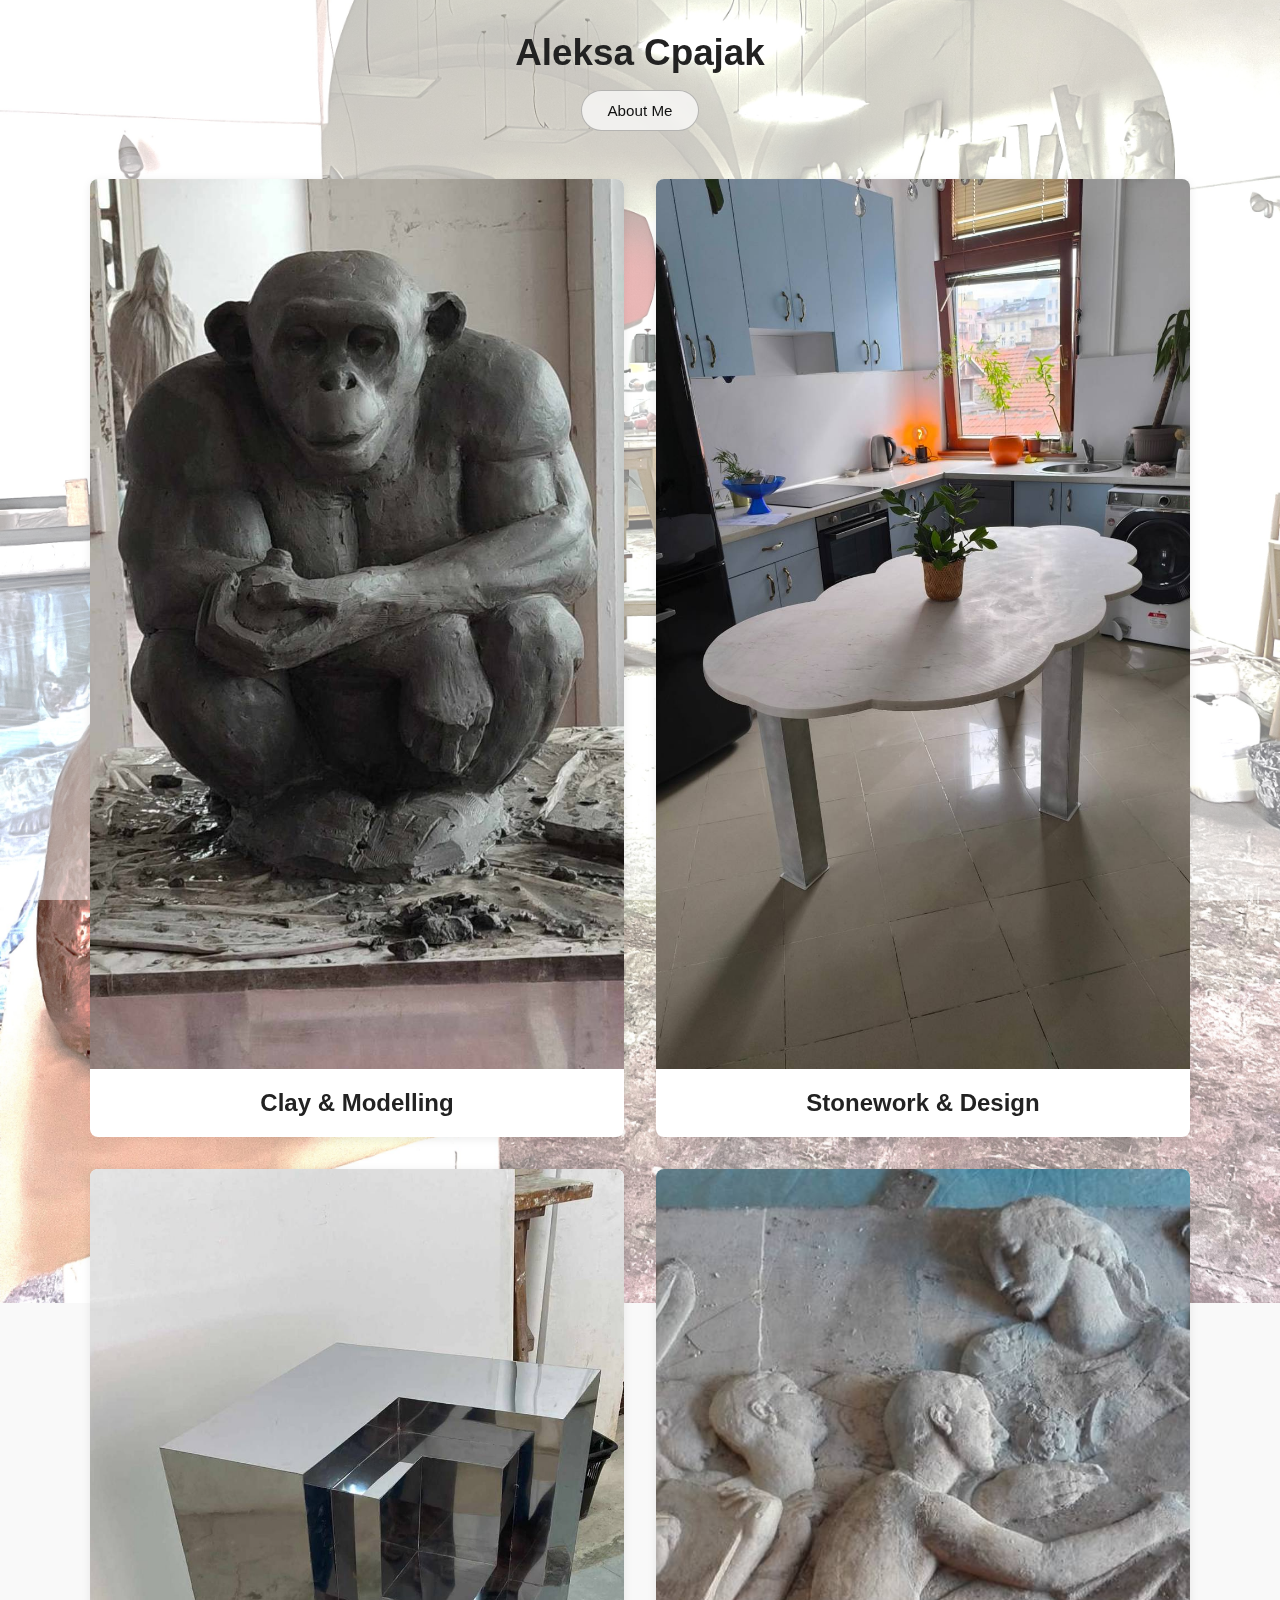
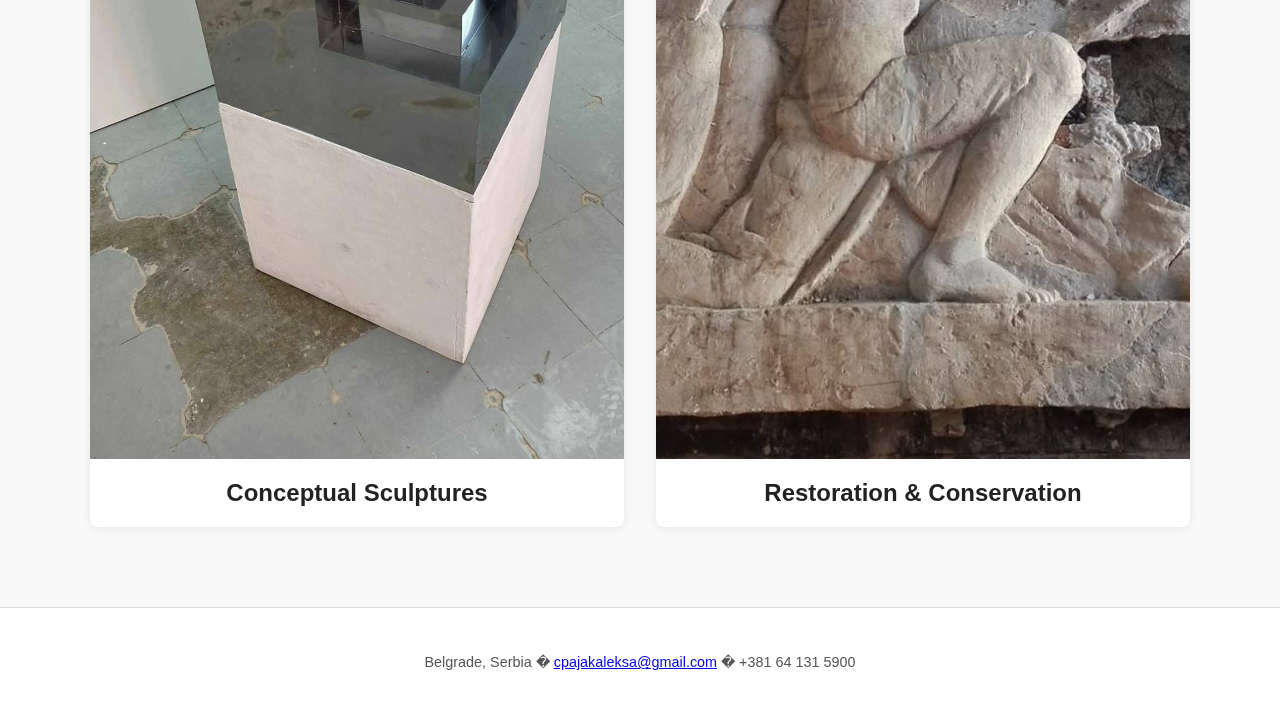
<file: index.html>
<!DOCTYPE html>
<html lang="en">
<head>
  <meta charset="UTF-8">
  <meta name="viewport" content="width=device-width, initial-scale=1.0">
  <title>Aleksa Cpajak � Portfolio</title>
  <link rel="stylesheet" href="style.css">
</head>
<body>

  <header>
  <h1>Aleksa Cpajak</h1>
  <nav>
  <a href="about.html" class="nav-btn">About Me</a>
</nav>
</header>

  <main class="main-grid">
    <a href="clay.html" class="category">
      <img src="images/clay/majmun anfas.jpg" alt="Clay">
      <h2>Clay & Modelling</h2>
    </a>

    <a href="stonework.html" class="category">
      <img src="images/stonework/oblak.jpg" alt="Stonework">
      <h2>Stonework & Design</h2>
    </a>

    <a href="conceptual.html" class="category">
      <img src="images/conceptual/kocka inox.jpg" alt="Conceptual">
      <h2>Conceptual Sculptures</h2>
    </a>

    <a href="restoration.html" class="category">
      <img src="images/restoration/francuska1.jpg" alt="Restoration">
      <h2>Restoration & Conservation</h2>
    </a>
  </main>

  <footer>
    <p>Belgrade, Serbia � <a href="mailto:cpajakaleksa@gmail.com">cpajakaleksa@gmail.com</a> � +381 64 131 5900</p>
  </footer>

</body>
</html>
</file>
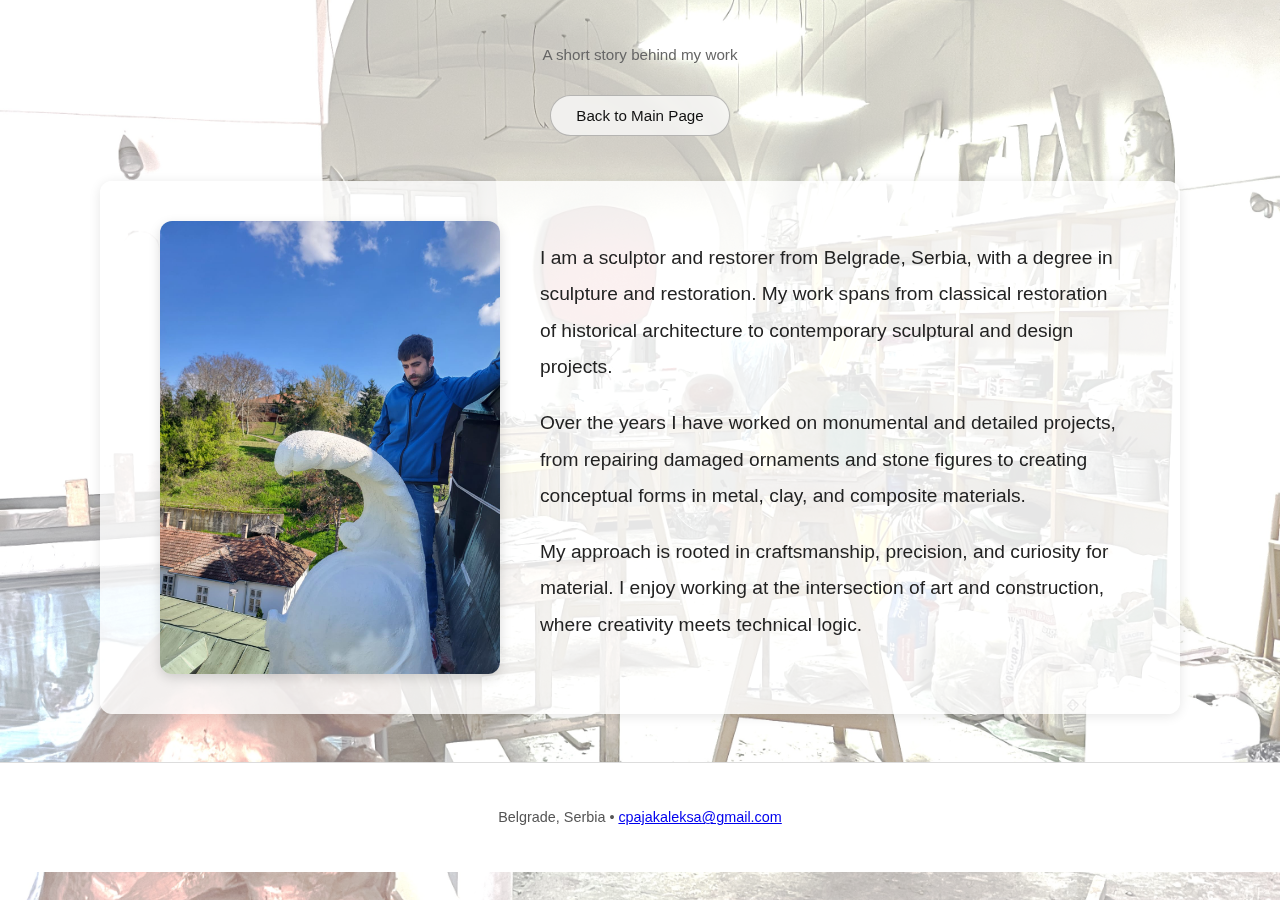
<file: about.html>
<!DOCTYPE html>
<html lang="en">
<head>
  <meta charset="UTF-8">
  <meta name="viewport" content="width=device-width, initial-scale=1.0">
  <title>About – Aleksa Cpajak</title>
  <link rel="stylesheet" href="style.css">
</head>
<body>

<header class="about-header">
  <div class="about-title">
    <p class="subtitle-line">A short story behind my work</p>
  </div>
  <a href="index.html" class="back-btn">Back to Main Page</a>
</header>

<section class="intro about">
  <img src="images/aleksacpajak.jpg" alt="Aleksa Cpajak portrait" class="portrait">

  <div class="bio">
    <p>
      I am a sculptor and restorer from Belgrade, Serbia, with a degree in sculpture and restoration.
      My work spans from classical restoration of historical architecture to contemporary sculptural and design projects.
    </p>
    <p>
      Over the years I have worked on monumental and detailed projects, from repairing damaged ornaments
      and stone figures to creating conceptual forms in metal, clay, and composite materials.
    </p>
    <p>
      My approach is rooted in craftsmanship, precision, and curiosity for material.
      I enjoy working at the intersection of art and construction, where creativity meets technical logic.
    </p>
  </div>
</section>

<footer>
  <p>Belgrade, Serbia • <a href="mailto:cpajakaleksa@gmail.com">cpajakaleksa@gmail.com</a></p>
</footer>

</body>
</html>
</file>
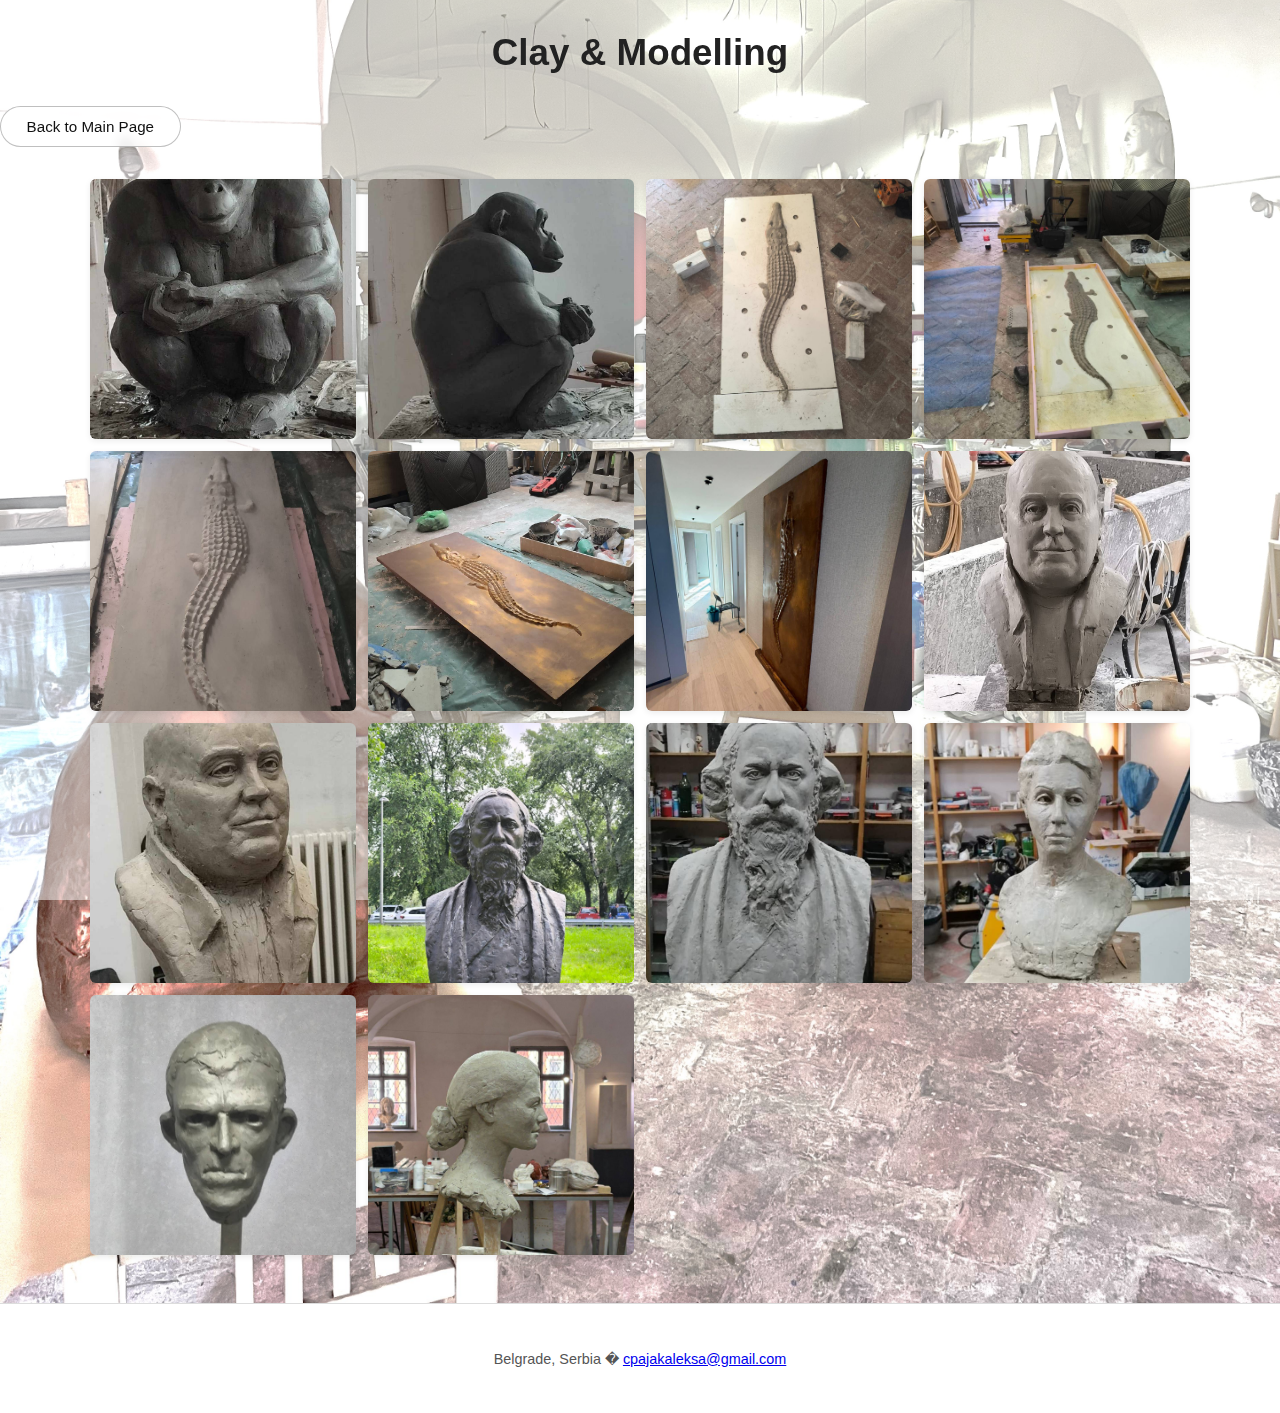
<file: clay.html>
<!DOCTYPE html>
<html lang="en">
<head>
  <meta charset="UTF-8">
  <meta name="viewport" content="width=device-width, initial-scale=1.0">
  <title>Clay & Modelling – Aleksa Čpajak</title>
  <link rel="stylesheet" href="style.css">
</head>
<body>

<header>
  <h1>Clay & Modelling</h1>
</header>

<a href="index.html" class="nav-btn">Back to Main Page</a>
<div class="gallery">
  <img src="images/clay/majmun anfas.jpg" alt="majmun anfas" class="clay-hero">
  <img src="images/clay/majmun profil.jpg" alt="">
  <img src="images/clay/krok1.jpg" alt="">
  <img src="images/clay/krok2.jpg" alt="">
  <img src="images/clay/krok3.jpg" alt="">
  <img src="images/clay/krok4.jpg" alt="">
  <img src="images/clay/krok5.jpg" alt="">
  <img src="images/clay/palma.jpg" alt="">
  <img src="images/clay/palma 2.jpg" alt="">
  <img src="images/clay/tagora bronza.jpg" alt="">
  <img src="images/clay/tagora gips.jpg" alt="">
  <img src="images/clay/vanja.jpg" alt="">
  <img src="images/clay/vins.jpg" alt="">
<img src="images/clay/divna.jpg" alt="">
</div>

<footer>
  <p>Belgrade, Serbia � <a href="mailto:cpajakaleksa@gmail.com">cpajakaleksa@gmail.com</a></p>
</footer>

<!-- LIGHTBOX HTML + SCRIPT -->
<div id="lightbox"></div>
<script>
  const lightbox = document.getElementById('lightbox');
  document.querySelectorAll('.gallery img').forEach(image => {
    image.addEventListener('click', () => {
      lightbox.classList.add('active');
      const img = document.createElement('img');
      img.src = image.src;
      while (lightbox.firstChild) {
        lightbox.removeChild(lightbox.firstChild);
      }
      lightbox.appendChild(img);
    });
  });

  lightbox.addEventListener('click', e => {
    if (e.target !== e.currentTarget) return;
    lightbox.classList.remove('active');
  });
</script>
</body>
</html>
</file>
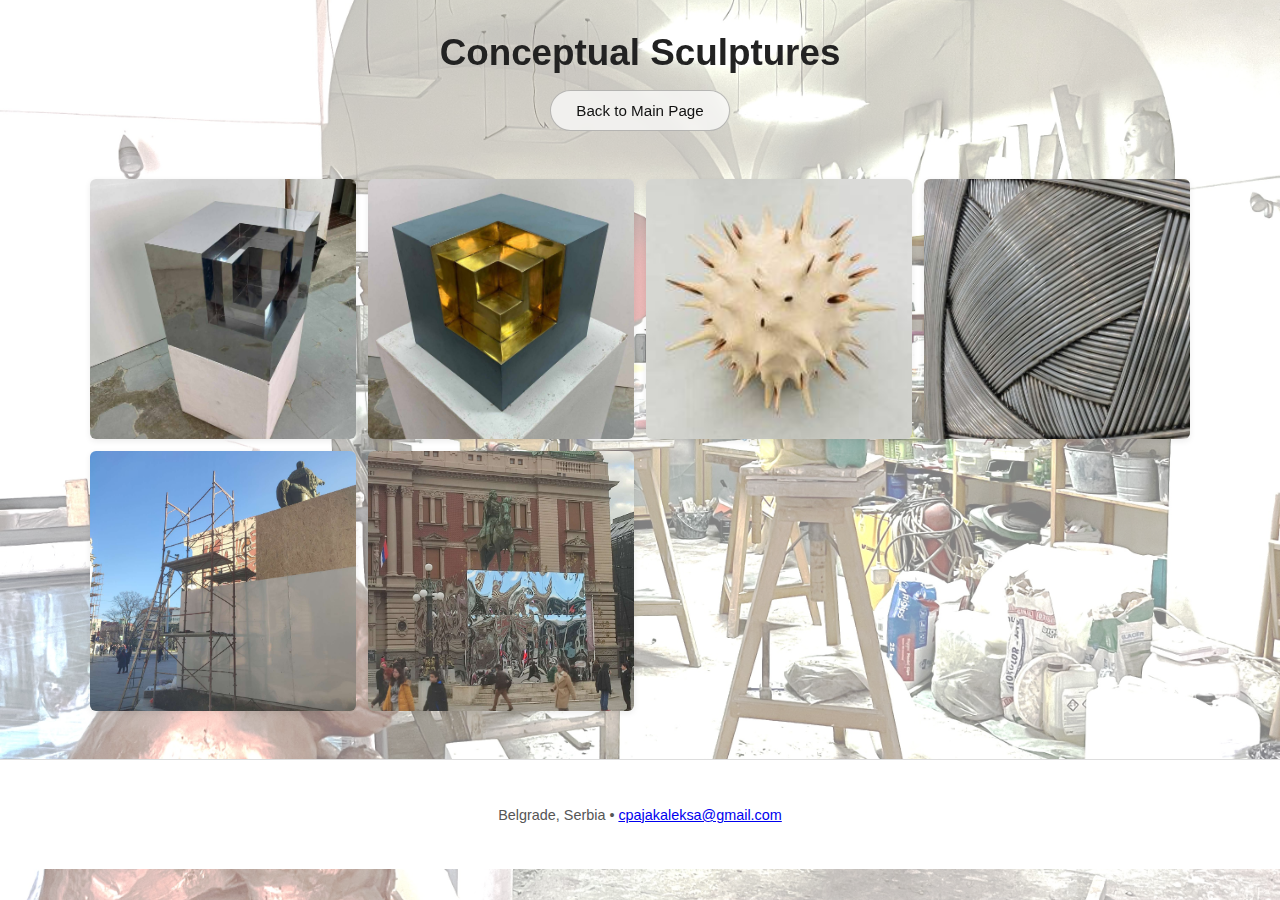
<file: conceptual.html>
<!DOCTYPE html>
<html lang="en">
<head>
  <meta charset="UTF-8">
  <meta name="viewport" content="width=device-width, initial-scale=1.0">
  <title>Conceptual Sculptures – Aleksa Cpajak</title>
  <link rel="stylesheet" href="style.css">
</head>

<body>

<header>
  <h1>Conceptual Sculptures</h1>
  <a href="index.html" class="nav-btn">Back to Main Page</a>
</header>

<main>
  <div class="gallery">
    <img src="images/conceptual/kocka inox.jpg" alt="Stainless steel cube sculpture">
    <img src="images/conceptual/kocka mesing.jpg" alt="Brass cube sculpture">
    <img src="images/conceptual/wasp.jpg" alt="Wasp concept sculpture">
    <img src="images/conceptual/caletova.JPG" alt="Caletova sculpture">
    <img src="images/conceptual/konj1.jpg" alt="Horse sculpture 1">
    <img src="images/conceptual/konj2.jpg" alt="Horse sculpture 2">
  </div>
</main>

<footer>
  <p>Belgrade, Serbia • <a href="mailto:cpajakaleksa@gmail.com">cpajakaleksa@gmail.com</a></p>
</footer>

<div id="lightbox"></div>

<script>
document.addEventListener("DOMContentLoaded", () => {
  const lightbox = document.getElementById('lightbox');
  const images = document.querySelectorAll('.gallery img');

  function showImage(i) {
    lightbox.classList.add('active');
    lightbox.innerHTML = `<img src="${images[i].src}">`;
  }

  images.forEach((img, i) =>
    img.addEventListener('click', () => showImage(i))
  );

  lightbox.addEventListener('click', () => lightbox.classList.remove('active'));
});
</script>

</body>
</html>
</file>
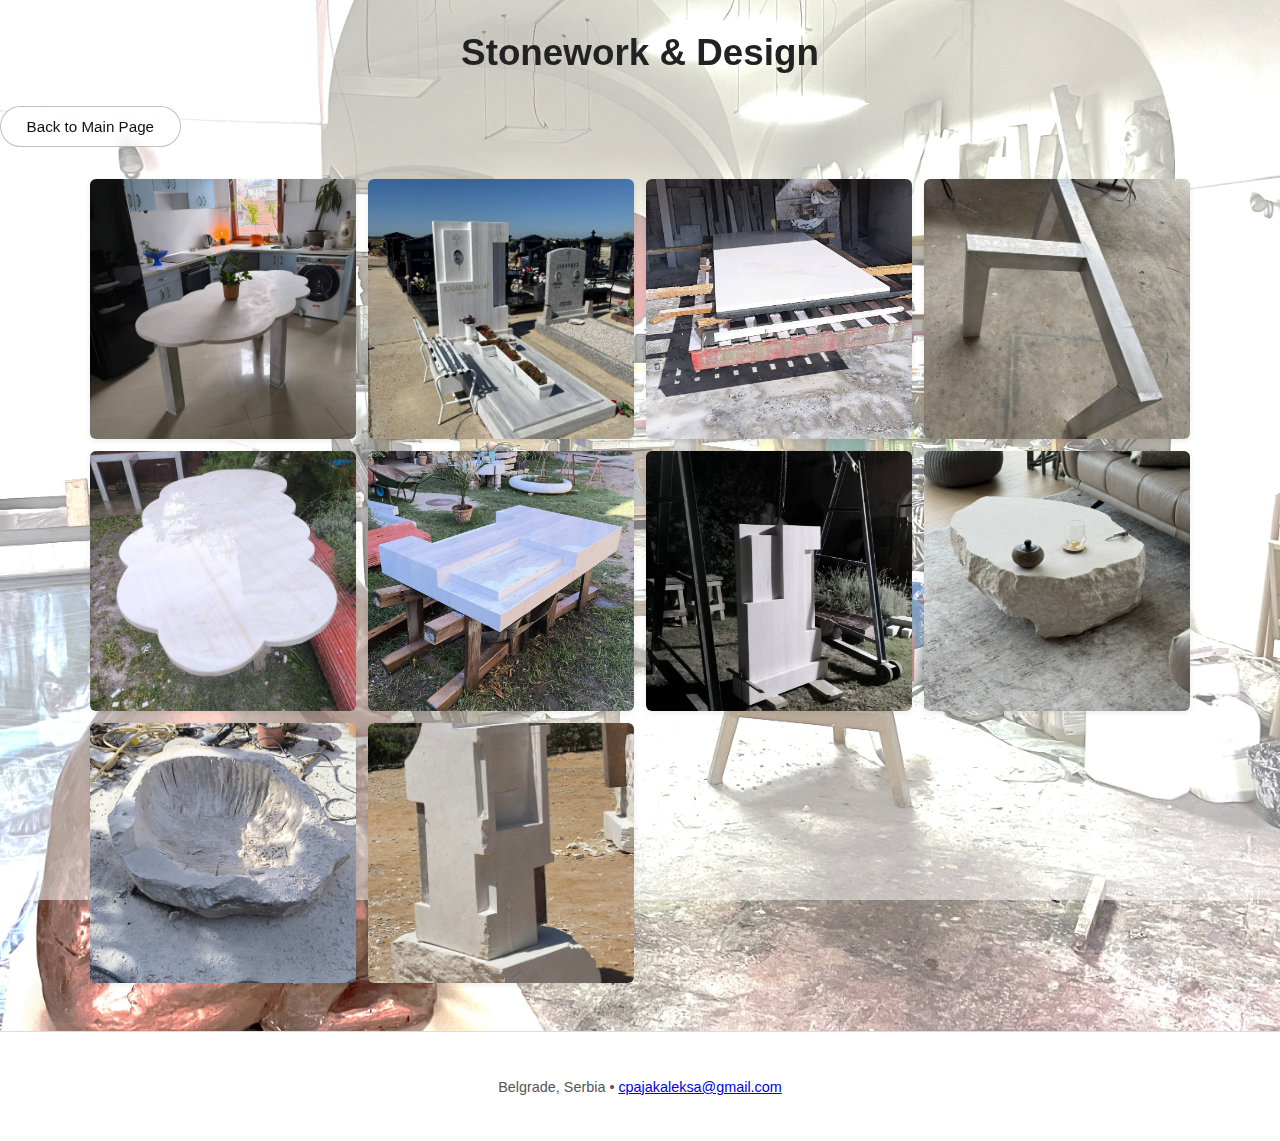
<file: stonework.html>
<!DOCTYPE html>
<html lang="en">
<head>
  <meta charset="UTF-8">
  <meta name="viewport" content="width=device-width, initial-scale=1.0">
  <title>Stonework & Design – Aleksa Čpajak</title>
  <link rel="stylesheet" href="style.css">
</head>
<body>

<header>
  <h1>Stonework & Design</h1>
</header>

<a href="index.html" class="nav-btn">Back to Main Page</a>
<div class="gallery">
  <img src="images/stonework/oblak.jpg" alt="">
  <img src="images/stonework/groblje.jpg" alt="">
  <img src="images/stonework/oblak1.jpg" alt="">
  <img src="images/stonework/oblak3.jpg" alt="">
  <img src="images/stonework/oblak4.jpg" alt="">
  <img src="images/stonework/mermer zemun.jpg" alt="">
  <img src="images/stonework/mermer zemun2.jpg" alt="">
  <img src="images/stonework/sto boulder.jpg" alt="">
<img src="images/stonework/sto boulder2.jpeg" alt="">
<img src="images/stonework/hemida.jpg" alt="">
</div>

<footer>
  <p>Belgrade, Serbia • <a href="mailto:cpajakaleksa@gmail.com">cpajakaleksa@gmail.com</a></p>
</footer>

</body>
</html>
<!-- LIGHTBOX for Stonework -->
<div id="lightbox"></div>
<script>
  const lightbox = document.getElementById('lightbox');
  const galleryImages = Array.from(document.querySelectorAll('.gallery img'));
  let currentIndex = -1;

  function showImage(index) {
    if (index < 0 || index >= galleryImages.length) return;
    currentIndex = index;
    lightbox.classList.add('active');
    const img = document.createElement('img');
    img.src = galleryImages[index].src;
    while (lightbox.firstChild) lightbox.removeChild(lightbox.firstChild);
    lightbox.appendChild(img);
  }

  galleryImages.forEach((image, index) => {
    image.addEventListener('click', () => showImage(index));
  });

  lightbox.addEventListener('click', e => {
    if (e.target !== e.currentTarget) return;
    lightbox.classList.remove('active');
  });
</script>
</body>
</html>
</file>
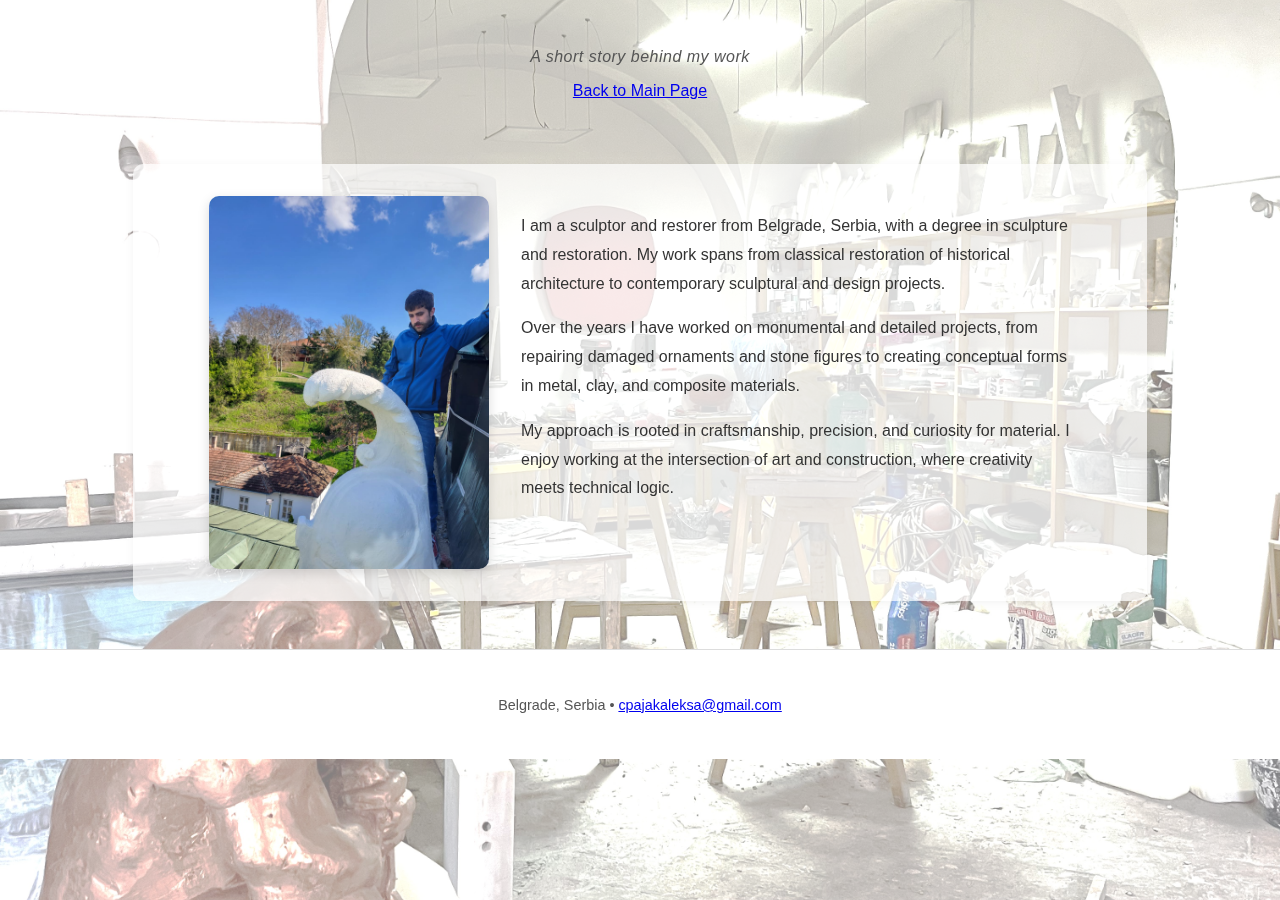
<file: portfolio2025/about.html>
<!DOCTYPE html>
<html lang="en">
<head>
  <meta charset="UTF-8">
  <title>About – Aleksa Cpajak</title>
  <link rel="stylesheet" href="style.css">
</head>
<body>
  <header class="about-header">
  <div class="about-title">
        <p class="subtitle-line">A short story behind my work</p>
  </div>
  <a href="index.html" class="back-btn">Back to Main Page</a>
</header>

  <section class="intro about">
  <img src="images/aleksacpajak.jpg" alt="Aleksa Cpajak portrait" class="portrait">

  <div class="bio">
    <p>
      I am a sculptor and restorer from Belgrade, Serbia, with a degree in sculpture and restoration. 
      My work spans from classical restoration of historical architecture to contemporary sculptural and design projects.
    </p>
    <p>
      Over the years I have worked on monumental and detailed projects, from repairing damaged ornaments and stone figures to creating conceptual forms in metal, clay, and composite materials.
    </p>
    <p>
      My approach is rooted in craftsmanship, precision, and curiosity for material. 
      I enjoy working at the intersection of art and construction, where creativity meets technical logic.
    </p>
  </div>
</section>

  <footer>
    <p>Belgrade, Serbia • <a href="mailto:cpajakaleksa@gmail.com">cpajakaleksa@gmail.com</a></p>
  </footer>
</body>
</html>
</file>
<file: style.css>
/* =========================================================
   BASE STYLES
========================================================= */
body {
  font-family: "Helvetica Neue", Helvetica, Arial, sans-serif;
  background: #f9f9f9;
  color: #222;
  margin: 0;
  padding: 0;

  background-image: url("images/backgrounds/atelier.JPG");
  background-size: cover;
  background-position: center;
  background-attachment: fixed;
  background-repeat: no-repeat;
  position: relative;
}

body::before {
  content: "";
  position: fixed;
  inset: 0;
  background: rgba(255, 255, 255, 0.5);
  z-index: -1;
}

/* =========================================================
   HEADER
========================================================= */
header {
  background: transparent;
  text-align: center;
  padding: 2rem 1rem 1rem;
  position: sticky;
  top: 0;
  z-index: 10;
}

h1 {
  margin: 0;
  font-size: 2.3rem;
  text-align: center;
}

.subtitle,
.subtitle-line {
  color: #666;
  margin-top: 0.4rem;
  font-size: 0.95rem;
}

/* =========================================================
   HOME PAGE GRID
========================================================= */
.main-grid {
  max-width: 1100px;
  margin: 2rem auto;
  padding: 0 1rem 3rem;
  display: grid;
  grid-template-columns: repeat(auto-fit, minmax(350px, 1fr));
  gap: 2rem;
}

.category {
  text-align: center;
  background: #fff;
  border-radius: 8px;
  box-shadow: 0 2px 10px rgba(0,0,0,0.08);
  overflow: hidden;
  text-decoration: none;
  color: inherit;
  transition: transform 0.3s ease, box-shadow 0.3s ease;
}

.category img {
  width: 100%;
  height: auto;
  aspect-ratio: 3/5;   /* slightly smaller vertically */
  object-fit: cover;
  object-position: center;
  display: block;
}

}

}

.category h2 {
  margin: 1rem 0;
  font-weight: 500;
}

.category:hover {
  transform: scale(1.02);
  box-shadow: 0 6px 20px rgba(0,0,0,0.15);
}

/* Clay cover tweak (majmun) */
.cover-clay {
  object-position: 50% 0% !important; /* highest possible */
  transform: translateY(-35px);       /* pulls crop even higher */
}

}

/* =========================================================
   GENERIC CONTENT WRAPPER
========================================================= */
.intro {
  max-width: 900px;
  margin: 2.5rem auto;
  background: rgba(255,255,255,0.75);
  padding: 2rem;
  border-radius: 12px;
  box-shadow: 0 2px 10px rgba(0,0,0,0.08);
}

/* =========================================================
   GALLERY PAGES
========================================================= */
.gallery {
  max-width: 1100px;
  margin: 2rem auto 3rem;
  padding: 0 1rem;
  display: grid;
  grid-template-columns: repeat(auto-fit, minmax(250px, 1fr));
  gap: 12px;
}

.gallery img {
  width: 100%;
  height: 260px;
  object-fit: cover;
  border-radius: 6px;
  box-shadow: 0 2px 6px rgba(0,0,0,0.08);
  cursor: pointer;
  transition: transform 0.25s ease, box-shadow 0.25s ease;
}

.gallery img:hover {
  transform: scale(1.03);
  box-shadow: 0 4px 10px rgba(0,0,0,0.15);
}

/* Optional tuning if needed */
.lightbox img[alt*="majmun anfas"] {
  object-position: center top;
}

/* =========================================================
   LIGHTBOX OVERLAY
========================================================= */
#lightbox {
  display: none;
  position: fixed;
  inset: 0;
  background: rgba(0,0,0,0.85);
  justify-content: center;
  align-items: center;
  z-index: 9999;
}

#lightbox img {
  max-width: 90%;
  max-height: 90%;
  border-radius: 6px;
  box-shadow: 0 0 25px rgba(0,0,0,0.6);
}

#lightbox.active {
  display: flex;
}

#lightbox::after {
  content: "✕";
  position: absolute;
  top: 24px;
  right: 32px;
  font-size: 2rem;
  color: #fff;
  cursor: pointer;
}

/* =========================================================
   ABOUT PAGE
========================================================= */
.about-header {
  text-align: center;
  padding: 2.5rem 1rem 0.8rem;
}

.about-header h1 {
  font-size: 2.3rem;
  letter-spacing: 1px;
  font-weight: 600;
  text-transform: uppercase;
  color: #111;
  margin-bottom: 0.5rem;
}

.about-header h1::after {
  content: "";
  display: block;
  width: 60px;
  height: 3px;
  background: #000;
  margin: 0.6rem auto 0;
  border-radius: 3px;
}

.about {
  display: flex;
  flex-direction: row;
  gap: 2.5rem;
  justify-content: center;
  align-items: flex-start;
  background: rgba(255,255,255,0.8);
  padding: 2.5rem;
  border-radius: 12px;
  max-width: 1000px;
  margin: 2rem auto 3rem;
  box-shadow: 0 2px 12px rgba(0,0,0,0.10);
}

.about .portrait {
  width: 340px;
  border-radius: 12px;
  object-fit: cover;
  box-shadow: 0 4px 12px rgba(0,0,0,0.15);
}

.about .bio {
  max-width: 580px;
  font-size: 1.2rem;
  line-height: 1.9;
  color: #222;
}

/* =========================================================
   BUTTONS
========================================================= */
.nav-btn,
.back-btn {
  display: inline-block;
  margin-top: 1rem;
  padding: 0.7rem 1.6rem;
  font-size: 0.95rem;
  font-weight: 500;
  color: #111;
  text-decoration: none;
  border: 1px solid rgba(0,0,0,0.25);
  border-radius: 30px;
  background: rgba(255,255,255,0.7);
  backdrop-filter: blur(6px);
  transition: all 0.25s ease;
}

.nav-btn:hover,
.back-btn:hover {
  background: rgba(0,0,0,0.85);
  color: #fff;
  transform: translateY(-2px);
}

/* Simple back link style if used */
.back {
  display: inline-block;
  margin: 2rem 1rem 0;
  text-decoration: none;
  color: #333;
  font-weight: 500;
  border-bottom: 1px solid #333;
}

/* =========================================================
   FOOTER
========================================================= */
footer {
  text-align: center;
  padding: 2rem 1rem;
  font-size: 0.9rem;
  color: #555;
  border-top: 1px solid #ddd;
  background: #fff;
  margin-top: 2rem;
}

/* =========================================================
   MOBILE
========================================================= */
@media (max-width: 768px) {

  header {
    padding: 1rem 0.5rem;
  }

  h1 {
    font-size: 1.8rem;
  }

  .main-grid {
    grid-template-columns: 1fr;
    padding-bottom: 2rem;
  }

  .category img {
    height: 250px;
  }

  .gallery img {
    height: 190px;
  }

  body::before {
    background: rgba(255,255,255,0.7);
  }

  /* ABOUT – STACKED */
  .about {
    flex-direction: column;
    align-items: center;
    text-align: center;
    padding: 1.8rem 1rem;
    margin: 1.8rem 1rem 2.5rem;
    gap: 1.5rem;
  }

  .about .portrait {
    width: 90%;
    max-width: 380px;
  }

  .about .bio {
    font-size: 1.3rem;
    line-height: 1.95;
    padding: 0 0.5rem;
    max-width: 95%;
  }

  .about-header h1 {
    font-size: 2rem;
  }
/* === DESKTOP FIX FOR MAJMUN ANFAS COVER — moved slightly down === */
@media (min-width: 769px) {
  img[src*="majmun anfas"] {
    height: 360px !important;
    object-fit: cover !important;
    object-position: 50% 18% !important; /* moved DOWN slightly */
  }
   /* ===== TALLER GALLERY IMAGES ON MOBILE ===== */
@media (max-width: 768px) {
  .gallery img {
    height: 300px !important;   /* default was 190px — now shows more of image */
    object-fit: cover;
    object-position: center center;
  }
}

}

}

}

}

  }
}

}

}

}


}

}


}

}
</file>
<file: portfolio2025/style.css>
body {
  font-family: "Helvetica Neue", Helvetica, Arial, sans-serif;
  background: #f9f9f9;
  color: #222;
  margin: 0;
  padding: 0;
}

header {
  background: transparent;           /* no blur, no tint */
  text-align: center;                /* centers your name/title again */
  padding: 2rem 1rem 1rem;           /* restores breathing space */
  position: sticky;
  top: 0;
  z-index: 10;
}

}

}

h1 {
  margin: 0;
  font-size: 2.3rem;
}

.subtitle {
  color: #666;
  margin-top: 0.4rem;
}

.main-grid {
  max-width: 1100px;
  margin: 2rem auto;
  padding: 0 1rem;
  display: grid;
  grid-template-columns: repeat(auto-fit, minmax(450px, 1fr));
  gap: 2rem;
}

.category {
  text-align: center;
  background: #fff;
  border-radius: 8px;
  box-shadow: 0 2px 10px rgba(0,0,0,0.08);
  overflow: hidden;
  text-decoration: none;
  color: inherit;
  transition: transform 0.3s ease, box-shadow 0.3s ease;
}

.category img {
  width: 100%;
  height: 350px;
  object-fit: cover;
  object-position: center center; /* perfectly centers the visible crop */
  display: block;
  transition: transform 0.3s ease, box-shadow 0.3s ease;

}

.category h2 {
  margin: 1rem 0;
  font-weight: 500;
}

.category:hover {
  transform: scale(1.02);
  box-shadow: 0 6px 20px rgba(0,0,0,0.15);
}

/* GALLERY PAGES */
.gallery {
  max-width: 1100px;
  margin: 2rem auto;
  padding: 0 1rem;
  display: grid;
  grid-template-columns: repeat(auto-fit, minmax(260px, 1fr));
  gap: 12px;
}

.gallery img {
  width: 100%;
  height: 260px;
  object-fit: cover;
  border-radius: 6px;
  box-shadow: 0 2px 6px rgba(0,0,0,0.08);
  transition: transform 0.25s ease, box-shadow 0.25s ease;
}

.gallery img:hover {
  transform: scale(1.03);
  box-shadow: 0 4px 10px rgba(0,0,0,0.15);
}

.back {
  display: inline-block;
  margin: 2rem;
  text-decoration: none;
  color: #333;
  font-weight: 500;
  border-bottom: 1px solid #333;
  transition: color 0.2s;
}

.back:hover {
  color: #000;
}

footer {
  text-align: center;
  padding: 2rem;
  font-size: 0.9rem;
  color: #555;
  border-top: 1px solid #ddd;
  background: #fff;
}
/* fine-tune the first image in Clay gallery */
.gallery img:first-child {
  object-position: center top; /* pulls the crop upward to show the face */
}
/* fine-tune Clay cover photo using rule of thirds */
/* fine-tune Clay cover photo — slightly higher framing */
a[href="clay.html"] img {
  object-position: center 28%; /* moves the visible crop a bit upward */
}
/* ===== LIGHTBOX STYLES ===== */
#lightbox {
  display: none;
  position: fixed;
  top: 0;
  left: 0;
  width: 100%;
  height: 100%;
  background: rgba(0, 0, 0, 0.85);
  justify-content: center;
  align-items: center;
  z-index: 9999;
}

#lightbox img {
  max-width: 90%;
  max-height: 90%;
  border-radius: 6px;
  box-shadow: 0 0 25px rgba(0,0,0,0.6);
}

#lightbox.active {
  display: flex;
}

#lightbox:after {
  content: "✕";
  position: absolute;
  top: 30px;
  right: 40px;
  color: white;
  font-size: 2rem;
  font-weight: bold;
  cursor: pointer;
}
/* ===== FULL-PAGE FADED BACKGROUND IMAGE ===== */
body {
  background-image: url("images/backgrounds/atelier.JPG");
  background-size: cover;
  background-position: center;
  background-attachment: fixed;
  background-repeat: no-repeat;
  position: relative;
}

body::before {
  content: "";
  position: fixed;
  top: 0;
  left: 0;
  width: 100%;
  height: 100%;
  background: rgba(255, 255, 255, 0.5); /* more transparent */
  z-index: -1;
}
.intro {
  max-width: 750px;
  margin: 3rem auto;
  font-size: 1rem;
  line-height: 1.8;
  color: #333;
  background: rgba(255, 255, 255, 0.7);
  padding: 2rem;
  border-radius: 10px;
  box-shadow: 0 2px 10px rgba(0,0,0,0.05);
}
/* ===== ABOUT ME SECTION ===== */
.about {
  display: flex;
  flex-direction: row;
  align-items: flex-start;
  justify-content: center;
  gap: 2rem;
  flex-wrap: wrap;
  background: rgba(255, 255, 255, 0.7);
  padding: 2rem;
  border-radius: 10px;
  max-width: 950px;
  margin: 3rem auto;
  box-shadow: 0 2px 10px rgba(0,0,0,0.05);
}

.about .portrait {
  width: 280px;
  height: auto;
  border-radius: 10px;
  object-fit: cover;
  box-shadow: 0 4px 12px rgba(0,0,0,0.15);
}

.about .bio {
  max-width: 550px;
  font-size: 1rem;
  line-height: 1.8;
  color: #333;
}
/* ===== ABOUT HEADER ===== */
.about-header {
  text-align: center;
  padding: 3rem 1rem 1rem;
  position: relative;
}

.about-header h1 {
  font-size: 2.5rem;
  letter-spacing: 1px;
  font-weight: 600;
  margin-bottom: 1.5rem;
  color: #111;
  text-transform: uppercase;
}

/* subtle underline */
.about-header h1::after {
  content: "";
  display: block;
  width: 60px;
  height: 3px;
  background: #000;
  margin: 0.6rem auto 0;
  border-radius: 3px;
}

/* ===== BACK BUTTON ===== */
/* ===== UNIVERSAL NAV BUTTON ===== */
.nav-btn {
  display: inline-block;
  margin-top: 1.5rem;
  padding: 0.7rem 1.6rem;
  font-size: 0.95rem;
  font-weight: 500;
  letter-spacing: 0.5px;
  color: #111;
  text-decoration: none;
  border: 1px solid rgba(0,0,0,0.25);
  border-radius: 30px;
  background: rgba(255,255,255,0.6);
  backdrop-filter: blur(6px);
  transition: all 0.25s ease;
  box-shadow: 0 2px 6px rgba(0,0,0,0.08);
}

.nav-btn:hover {
  background: rgba(0,0,0,0.85);
  color: #fff;
  border-color: rgba(0,0,0,0.85);
  box-shadow: 0 4px 12px rgba(0,0,0,0.25);
  transform: translateY(-2px);
}
;
}
.about-title {
  text-align: center;
  margin-bottom: 1.5rem;
}

.about-title h1 {
  font-size: 2.5rem;
  letter-spacing: 1px;
  font-weight: 600;
  color: #111;
  text-transform: uppercase;
  margin-bottom: 0.4rem;
}

.subtitle-line {
  color: #555;
  font-size: 1rem;
  font-style: italic;
  letter-spacing: 0.5px;
  margin-top: 0;
}

.about-title h1::after {
  content: "";
  display: block;
  width: 70px;
  height: 2px;
  background: #000;
  margin: 0.8rem auto 0;
  border-radius: 2px;
}
.lightbox img[alt*="majmun anfas"] {
  object-position: center top;
  transform: translateY(-35px);
}
/* Fix positioning of the majmun anfas cover image on the main page */
section img[alt*="majmun anfas"] {
  object-position: center 20%;
}
/* Force the Clay cover (majmun anfas) to show higher on MAIN page */
.cover-clay {
  width: 100%;
  height: 320px;              /* adjust if your cards are taller/shorter */
  object-fit: cover;
  object-position: 50% 5% !important; /* 5% = very high crop; try 0% to go even higher */
  transform: translateY(-20px);       /* nudge further up; increase magnitude for more */
}

/* If your covers use a common class, keep their base look unified */
.cover, .cover-clay {
  border-radius: 6px;
  box-shadow: 0 2px 6px rgba(0,0,0,0.08);
}

}

}

}

}

}

}

}
</file>
